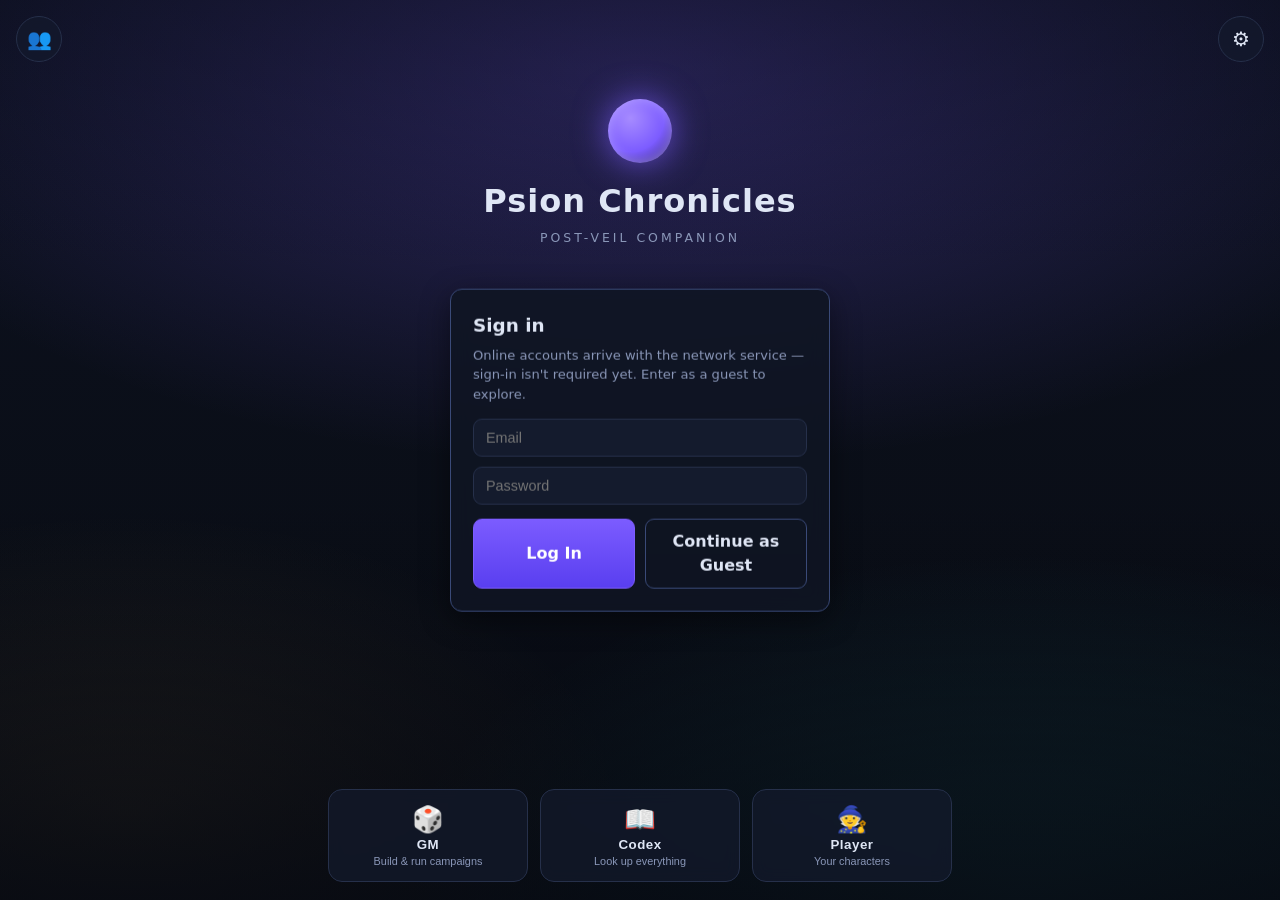
<file: index.html>
<!DOCTYPE html>
<html lang="en">
<head>
  <meta charset="UTF-8" />
  <meta name="viewport" content="width=device-width, initial-scale=1.0" />
  <title>Psion Chronicles — Companion</title>
  <!-- The app lives in /app/. This root page just forwards there so the site's
       base URL (e.g. GitHub Pages) opens straight into the companion. -->
  <meta http-equiv="refresh" content="0; url=./app/" />
  <link rel="canonical" href="./app/" />
</head>
<body>
  <p>Loading Psion Chronicles… if it doesn't open, <a href="./app/">tap here</a>.</p>
</body>
</html>
</file>
<file: app/styles.css>
/* ============================================================
   Psion Chronicles — Post-Veil theme
   ============================================================ */
:root {
  --bg: #0a0e17;
  --bg-2: #0f1523;
  --panel: #141b2d;
  --panel-2: #1a2338;
  --border: #26304a;
  --border-glow: #3a4a78;
  --text: #dfe6f5;
  --text-dim: #8a97b8;
  --text-faint: #5b688c;
  --psi: #7c5cff;         /* psionic violet */
  --psi-bright: #a68bff;
  --cyan: #35e0e0;
  --gold: #f5c15a;
  --hp: #ff5c72;
  --kp: #4aa8ff;
  --good: #45d483;
  --danger: #ff5c72;
  --radius: 12px;
  --shadow: 0 8px 30px rgba(0,0,0,.45);
}

* { box-sizing: border-box; }
html, body { margin: 0; padding: 0; }
body {
  font-family: "Segoe UI", system-ui, -apple-system, sans-serif;
  background:
    radial-gradient(1200px 600px at 80% -10%, rgba(124,92,255,.14), transparent 60%),
    radial-gradient(900px 500px at 0% 110%, rgba(53,224,224,.08), transparent 55%),
    var(--bg);
  color: var(--text);
  min-height: 100vh;
  line-height: 1.5;
}

/* ---- Header ---- */
.app-header {
  display: flex; align-items: center; justify-content: space-between;
  padding: 16px 22px; border-bottom: 1px solid var(--border);
  background: linear-gradient(180deg, rgba(20,27,45,.9), rgba(10,14,23,.6));
  position: sticky; top: 0; z-index: 20; backdrop-filter: blur(8px);
}
.brand { display: flex; align-items: center; gap: 12px; }
.brand .sigil {
  width: 34px; height: 34px; border-radius: 50%;
  background: radial-gradient(circle at 35% 30%, var(--psi-bright), var(--psi) 55%, #2a1d6b 100%);
  box-shadow: 0 0 18px rgba(124,92,255,.7), inset 0 0 8px rgba(255,255,255,.35);
}
.brand h1 { font-size: 1.15rem; margin: 0; letter-spacing: .5px; font-weight: 650; }
.brand small { color: var(--text-dim); font-size: .72rem; letter-spacing: 2px; text-transform: uppercase; display: block; }
.header-actions { display: flex; gap: 10px; }

/* ---- Layout ---- */
.wrap { max-width: 1080px; margin: 0 auto; padding: 24px 20px 80px; }

/* ---- Stepper ---- */
.stepper { display: flex; gap: 6px; flex-wrap: wrap; margin-bottom: 26px; }
.step-pill {
  flex: 1 1 0; min-width: 120px; padding: 10px 12px; border-radius: 10px;
  background: var(--panel); border: 1px solid var(--border); color: var(--text-dim);
  font-size: .82rem; display: flex; align-items: center; gap: 9px; cursor: pointer;
  transition: .18s; user-select: none;
}
.step-pill .num {
  width: 22px; height: 22px; border-radius: 50%; flex: none;
  display: grid; place-items: center; font-size: .74rem; font-weight: 700;
  background: var(--panel-2); border: 1px solid var(--border);
}
.step-pill.active { border-color: var(--psi); color: var(--text); box-shadow: 0 0 0 1px var(--psi), 0 0 18px rgba(124,92,255,.25); }
.step-pill.active .num { background: var(--psi); border-color: var(--psi); color: #fff; }
.step-pill.done .num { background: var(--good); border-color: var(--good); color: #052; }

/* ---- Panels / cards ---- */
.panel {
  background: linear-gradient(180deg, var(--panel), var(--bg-2));
  border: 1px solid var(--border); border-radius: var(--radius);
  padding: 22px; box-shadow: var(--shadow); margin-bottom: 20px;
}
.panel h2 { margin: 0 0 4px; font-size: 1.25rem; }
.panel h2 .sub { color: var(--text-dim); font-weight: 400; font-size: .9rem; }
.panel .hint { color: var(--text-dim); font-size: .9rem; margin: 0 0 18px; }
.section-label { text-transform: uppercase; letter-spacing: 1.5px; font-size: .72rem; color: var(--psi-bright); margin: 18px 0 10px; }

/* ---- Buttons ---- */
.btn {
  font: inherit; border-radius: 9px; padding: 10px 16px; cursor: pointer;
  border: 1px solid var(--border-glow); background: var(--panel-2); color: var(--text);
  transition: .16s; font-weight: 550;
}
.btn:hover { border-color: var(--psi); box-shadow: 0 0 14px rgba(124,92,255,.25); }
.btn:disabled { opacity: .4; cursor: not-allowed; box-shadow: none; }
.btn.primary { background: linear-gradient(180deg, var(--psi), #5a3ff0); border-color: var(--psi); color: #fff; }
.btn.primary:hover { box-shadow: 0 0 20px rgba(124,92,255,.55); }
.btn.ghost { background: transparent; }
.btn.small { padding: 6px 11px; font-size: .82rem; }

/* ---- Inputs ---- */
input[type=text], input[type=number], textarea, select {
  font: inherit; background: var(--bg-2); border: 1px solid var(--border);
  color: var(--text); border-radius: 8px; padding: 9px 11px; width: 100%;
}
input:focus, textarea:focus, select:focus { outline: none; border-color: var(--psi); box-shadow: 0 0 0 2px rgba(124,92,255,.25); }
label.field { display: block; margin-bottom: 14px; }
label.field > span { display: block; font-size: .82rem; color: var(--text-dim); margin-bottom: 5px; }

/* ---- Description (appearance) form — two-column on wide screens, single on mobile ---- */
.desc-grid { display: grid; grid-template-columns: 1fr 1fr; gap: 0 16px; }

/* ---- Attribute grid ---- */
.attr-grid { display: grid; grid-template-columns: repeat(3, 1fr); gap: 12px; }
.attr-card {
  background: var(--panel-2); border: 1px solid var(--border); border-radius: 10px; padding: 12px;
  text-align: center; position: relative;
}
.attr-card.body { border-top: 2px solid var(--hp); }
.attr-card.mind { border-top: 2px solid var(--kp); }
.attr-card .code { font-weight: 700; letter-spacing: 1px; }
.attr-card .name { font-size: .72rem; color: var(--text-dim); }
.attr-card .score { font-size: 1.9rem; font-weight: 700; margin: 4px 0 0; }
.attr-card .modpill {
  display: inline-block; margin-top: 4px; padding: 2px 10px; border-radius: 20px;
  background: var(--bg); border: 1px solid var(--border); font-size: .8rem; color: var(--psi-bright); font-weight: 650;
}
.attr-card .boost { color: var(--good); font-size: .72rem; height: 1em; }
.attr-card select { margin-top: 8px; }

/* ---- Dice pool ---- */
.dice-pool { display: flex; flex-wrap: wrap; gap: 8px; align-items: center; margin: 10px 0 4px; }
.die {
  width: 40px; height: 40px; border-radius: 8px; display: grid; place-items: center;
  font-weight: 700; background: var(--panel-2); border: 1px solid var(--border);
}
.die.dropped { opacity: .3; text-decoration: line-through; }
.die.value { background: linear-gradient(180deg,#233, #122); border-color: var(--cyan); color: var(--cyan); }
.arrow { color: var(--text-dim); }

/* ---- Pools bars ---- */
.pools { display: grid; grid-template-columns: 1fr 1fr; gap: 14px; }
.poolbox { background: var(--panel-2); border: 1px solid var(--border); border-radius: 10px; padding: 14px; }
.poolbox .plabel { display: flex; justify-content: space-between; font-size: .82rem; color: var(--text-dim); }
.poolbox .pval { font-size: 1.7rem; font-weight: 700; }
.poolbox.hp .pval { color: var(--hp); }
.poolbox.kp .pval { color: var(--kp); }

/* ---- Chakra hit pips (used on the Chakras tab) ---- */
.pips { display: flex; gap: 5px; justify-content: center; margin-top: 8px; }
.pip { width: 15px; height: 15px; border-radius: 50%; border: 1px solid var(--border-glow); background: transparent; cursor: pointer; }
.pip.filled { background: var(--psi); box-shadow: 0 0 8px rgba(124,92,255,.6); border-color: var(--psi); }
.pip:hover { border-color: var(--psi-bright); }

/* ---- Chips / selectable lists ---- */
.chips { display: flex; flex-wrap: wrap; gap: 8px; }
.chip {
  padding: 7px 12px; border-radius: 20px; border: 1px solid var(--border);
  background: var(--panel-2); cursor: pointer; font-size: .85rem; transition: .14s; user-select: none;
}
.chip:hover { border-color: var(--psi); }
.chip.selected { background: rgba(124,92,255,.18); border-color: var(--psi); color: var(--psi-bright); }
.chip.locked { opacity: .55; cursor: default; border-style: dashed; }
.chip.locked:hover { border-color: var(--border); }
.chip .tag { font-size: .68rem; color: var(--text-dim); margin-left: 5px; }

/* ---- Background cards ---- */
.bg-grid { display: grid; grid-template-columns: repeat(auto-fill, minmax(230px,1fr)); gap: 12px; }
.bg-card {
  background: var(--panel-2); border: 1px solid var(--border); border-radius: 11px; padding: 14px; cursor: pointer; transition: .16s;
}
.bg-card:hover { border-color: var(--border-glow); transform: translateY(-2px); }
.bg-card.selected { border-color: var(--psi); box-shadow: 0 0 0 1px var(--psi), 0 0 22px rgba(124,92,255,.22); }
.bg-card h3 { margin: 0 0 6px; font-size: 1.02rem; }
.bg-card .blurb { font-size: .82rem; color: var(--text-dim); min-height: 3.4em; }
.bg-card .meta { font-size: .74rem; color: var(--text-faint); margin-top: 8px; display: flex; flex-wrap: wrap; gap: 6px; }
.bg-card .badge { background: var(--bg); border: 1px solid var(--border); border-radius: 6px; padding: 2px 7px; }
.bg-card .badge.psi { color: var(--psi-bright); border-color: var(--border-glow); }
.bg-card .badge.gold { color: var(--gold); border-color: var(--gold); }
.bg-equip { font-size: .72rem; color: var(--text-faint); margin-top: 8px; line-height: 1.45; }
.bg-prof { font-size: .74rem; color: var(--text-dim); margin-top: 8px; padding-top: 8px; border-top: 1px solid var(--border); display: flex; flex-direction: column; gap: 3px; }
.bg-prof .tag { font-size: .66rem; color: var(--text-faint); }
.bg-prof .bg-flaw { color: var(--danger); }
.bg-equip b { color: var(--text-dim); font-weight: 600; }
.eq-choice-label { font-size: .78rem; color: var(--text-dim); margin: 12px 0 6px; letter-spacing: .5px; }

/* ---- Technique cards ---- */
.tech-card {
  background: var(--panel-2); border: 1px solid var(--border); border-radius: 10px; padding: 12px 14px; cursor: pointer; transition: .14s;
}
.tech-card:hover { border-color: var(--border-glow); }
.tech-card.selected { border-color: var(--psi); box-shadow: 0 0 0 1px var(--psi); }
.tech-card.free { border-color: var(--gold); cursor: default; }
.tech-card .thead { display: flex; justify-content: space-between; align-items: baseline; gap: 8px; }
.tech-card .tname { font-weight: 650; }
.tech-card .cost { color: var(--kp); font-weight: 700; font-size: .85rem; white-space: nowrap; }
.tech-card .tmeta { font-size: .72rem; color: var(--text-dim); }
.tech-card .tdesc { font-size: .82rem; color: var(--text-dim); margin: 6px 0 0; }
.tech-card .teff { font-size: .82rem; margin-top: 4px; }
.tech-card .freeflag { color: var(--gold); font-size: .7rem; text-transform: uppercase; letter-spacing: 1px; }

/* ---- Kinetic tab picker (creator Techniques step + level-up) ---- */
.kin-picker { margin: 10px 0 4px; }
.kin-tabbar {
  display: flex; flex-wrap: wrap; gap: 6px; margin-bottom: 12px;
  padding-bottom: 10px; border-bottom: 1px solid var(--border);
}
.kin-tab {
  display: flex; flex-direction: column; align-items: flex-start; gap: 1px;
  padding: 6px 11px; border-radius: 9px; cursor: pointer; transition: .14s;
  background: var(--panel-2); border: 1px solid var(--border); color: var(--text-dim);
  font: inherit; text-align: left; line-height: 1.15;
}
.kin-tab:hover { border-color: var(--border-glow); color: var(--text); }
.kin-tab.active { background: linear-gradient(180deg, rgba(124,92,255,.22), var(--panel-2)); border-color: var(--psi); color: #fff; box-shadow: 0 0 0 1px var(--psi), 0 0 14px rgba(124,92,255,.22); }
.kin-tab.prof { border-color: var(--gold); }
.kin-tab.prof.active { box-shadow: 0 0 0 1px var(--gold), 0 0 14px rgba(245,193,90,.25); }
.kin-tab.pursued { border-color: var(--border-glow); }
.kin-tab-top { display: flex; align-items: center; gap: 5px; }
.kin-tab-name { font-weight: 650; font-size: .86rem; }
.kin-tab-mark { color: var(--gold); font-size: .78rem; }
.kin-tab.pursued .kin-tab-mark { color: var(--psi-bright); }
.kin-tab-sub { font-size: .68rem; color: var(--text-dim); letter-spacing: .5px; }
.kin-tab.active .kin-tab-sub { color: var(--psi-bright); }
.kin-tab-sub b { color: var(--psi-bright); }
.kin-tab-content { display: flex; flex-direction: column; gap: 8px; }
.kin-pane-head { font-size: .82rem; color: var(--psi-bright); margin-bottom: 2px; }
.kin-pane-head .muted { color: var(--text-dim); }
.kin-lock { margin-top: 4px; }

/* Kinetic proficiency / expertise */
.kin-prof-row { display: flex; align-items: center; gap: 10px; flex-wrap: wrap; padding: 7px 0; border-bottom: 1px dashed var(--border); }
.kin-prof-name { font-weight: 650; min-width: 120px; }
.kin-prof-name .tag { font-size: .66rem; color: var(--gold); margin-left: 5px; }
.kin-prof-note { color: var(--text-dim); font-size: .8rem; margin-left: auto; }
.kin-prof-badge { font-size: .74rem; font-weight: 700; padding: 2px 8px; border-radius: 6px; border: 1px solid var(--border); }
.kin-prof-badge.pro { color: var(--gold); border-color: var(--gold); }
.kin-prof-badge.exp { color: var(--cyan); border-color: var(--cyan); box-shadow: 0 0 8px rgba(53,224,224,.25); }
.kin-prof-badge.none { color: var(--text-dim); }

/* ---- Review sheet ---- */
.sheet-grid { display: grid; grid-template-columns: 1fr 1fr; gap: 16px; }
.stat-line { display: flex; justify-content: space-between; padding: 5px 0; border-bottom: 1px dashed var(--border); font-size: .9rem; }
.stat-line span:last-child { font-weight: 650; color: var(--text); }
.pill-list { display: flex; flex-wrap: wrap; gap: 6px; }
.pill { background: var(--bg); border: 1px solid var(--border); border-radius: 6px; padding: 3px 9px; font-size: .8rem; }
.pill.psi { color: var(--psi-bright); border-color: var(--border-glow); }
.pill.prof { color: var(--gold); }

/* ---- Counter ---- */
.counter { color: var(--text-dim); font-size: .85rem; }
.counter b { color: var(--psi-bright); }

/* ---- Nav ---- */
.nav-row { display: flex; justify-content: space-between; margin-top: 8px; }

/* ---- Roster (saved characters) ---- */
.roster { display: grid; grid-template-columns: repeat(auto-fill, minmax(240px,1fr)); gap: 12px; }
.roster-card { background: var(--panel-2); border: 1px solid var(--border); border-radius: 11px; padding: 15px; }
.roster-card h3 { margin: 0 0 3px; }
.roster-card .rmeta { font-size: .8rem; color: var(--text-dim); }
.roster-card .rstats { display: flex; gap: 12px; margin: 10px 0; }
.roster-card .rstats b { display: block; font-size: 1.15rem; }
.roster-card .hpn { color: var(--hp); } .roster-card .kpn { color: var(--kp); }
.empty { color: var(--text-dim); text-align: center; padding: 30px; }

/* roll result popup */
.roll-popup {
  position: fixed; top: 112px; left: 50%; transform: translateX(-50%) translateY(-14px) scale(.96);
  z-index: 60; min-width: 240px; max-width: min(92vw, 460px); text-align: center; cursor: pointer;
  background: linear-gradient(180deg, var(--panel-2), var(--bg-2));
  border: 1px solid var(--psi); border-radius: 14px; padding: 16px 22px;
  box-shadow: 0 10px 40px rgba(0,0,0,.55), 0 0 26px rgba(124,92,255,.4);
  opacity: 0; pointer-events: none; transition: opacity .2s, transform .2s;
}
.roll-popup.show { opacity: 1; pointer-events: auto; transform: translateX(-50%) translateY(0) scale(1); }
.rp-total { font-size: 3rem; font-weight: 800; line-height: 1; color: var(--psi-bright); text-shadow: 0 0 18px rgba(124,92,255,.6); }
.rp-text { font-size: .9rem; color: var(--text); margin-top: 8px; }
.rp-hint { font-size: .66rem; color: var(--text-faint); margin-top: 8px; text-transform: uppercase; letter-spacing: 1px; }

.toast {
  position: fixed; bottom: 22px; left: 50%; transform: translateX(-50%);
  background: var(--panel-2); border: 1px solid var(--psi); color: var(--text);
  padding: 12px 20px; border-radius: 10px; box-shadow: var(--shadow); z-index: 50;
  opacity: 0; transition: opacity .25s, transform .25s; pointer-events: none;
}
.toast.show { opacity: 1; transform: translateX(-50%) translateY(-4px); }

/* ============================================================
   Live Play Sheet
   ============================================================ */
.play-head {
  display: flex; align-items: center; gap: 14px; margin-bottom: 18px;
  background: linear-gradient(180deg, var(--panel), var(--bg-2));
  border: 1px solid var(--border); border-radius: var(--radius); padding: 14px 18px; box-shadow: var(--shadow);
}
.play-head > div:nth-child(2) { flex: 1; }
.play-head .phead-title { flex: 1; }

.muted { color: var(--text-dim); font-size: .88rem; }

/* play tabs */
.play-tabs { display: flex; flex-wrap: wrap; gap: 5px; margin-bottom: 16px; }
.play-tab {
  font: inherit; font-weight: 600; cursor: pointer; padding: 9px 16px; border-radius: 10px 10px 0 0;
  background: var(--panel); border: 1px solid var(--border); border-bottom: none; color: var(--text-dim); transition: .15s;
}
.play-tab:hover { color: var(--text); }
.play-tab.active { background: linear-gradient(180deg, rgba(124,92,255,.22), var(--panel)); color: #fff; border-color: var(--psi); box-shadow: 0 -2px 14px rgba(124,92,255,.25); }

/* combat tab */
.combat-vitals { display: grid; grid-template-columns: repeat(5, 1fr); gap: 10px; }
.mini-stat { background: var(--panel-2); border: 1px solid var(--border); border-radius: 10px; padding: 10px; text-align: center; }
.mini-stat.hp { border-top: 2px solid var(--hp); }
.mini-stat.kp { border-top: 2px solid var(--kp); }
.mini-val { font-size: 1.35rem; font-weight: 700; }
.mini-stat.hp .mini-val { color: var(--hp); }
.mini-stat.kp .mini-val { color: var(--kp); }
.mini-label { font-size: .68rem; text-transform: uppercase; letter-spacing: 1px; color: var(--text-dim); }
.combat-quick { display: flex; gap: 8px; margin-top: 12px; }
.econ-row { display: flex; flex-wrap: wrap; gap: 8px; }
.econ-chip {
  flex: 1 1 0; min-width: 84px; text-align: center; cursor: pointer; user-select: none;
  padding: 9px 10px; border-radius: 9px; font-size: .84rem; font-weight: 600; transition: .14s;
  background: rgba(69,212,131,.14); border: 1px solid var(--good); color: var(--good);
}
.econ-chip:hover { box-shadow: 0 0 12px rgba(69,212,131,.3); }
.econ-chip.used {
  background: var(--panel-2); border-color: var(--border); color: var(--text-faint); text-decoration: line-through;
}
.econ-chip.used:hover { box-shadow: none; }
.combat-grid { display: grid; grid-template-columns: repeat(auto-fill, minmax(240px, 1fr)); gap: 10px; }

/* 🩸 Conditions / status-effects tracker */
.cond-head { display: flex; align-items: center; justify-content: space-between; gap: 10px; }
.cond-head .section-label { margin: 0; }
.cond-chips { display: flex; flex-wrap: wrap; gap: 8px; margin-top: 4px; }
.cond-chip {
  display: inline-flex; align-items: center; gap: 6px; padding: 5px 6px 5px 10px;
  border-radius: 9px; font-size: .82rem; font-weight: 600; user-select: none;
  border: 1px solid var(--border); background: var(--panel-2);
}
.cond-chip .cond-label { white-space: nowrap; }
.cond-chip .cond-turns { display: inline-flex; align-items: center; gap: 2px; }
.cond-chip .cond-count { min-width: 22px; text-align: center; font-size: .74rem; opacity: .85; }
.cond-step, .cond-x {
  border: 1px solid var(--border); background: var(--panel); color: var(--text-dim);
  border-radius: 6px; width: 20px; height: 20px; line-height: 1; font-size: .82rem;
  cursor: pointer; padding: 0; display: inline-flex; align-items: center; justify-content: center;
}
.cond-step:hover, .cond-x:hover { color: var(--text); border-color: var(--psi); }
.cond-x:hover { color: var(--danger); border-color: var(--danger); }
.cond-chip.readonly { padding-right: 10px; }
/* applied-poison (coated weapon) reminder banner on the Combat tab */
.coat-banner { border-color: var(--danger); box-shadow: 0 0 0 1px rgba(255,92,114,.25); }
.coat-row { display: flex; align-items: center; justify-content: space-between; gap: 10px; flex-wrap: wrap; }
.coat-row .coat-msg { font-size: .86rem; }
/* severity coloring — a left accent + tinted border so the chip reads at a glance */
.cond-chip.sev-bad     { border-color: var(--danger); box-shadow: inset 3px 0 0 var(--danger); }
.cond-chip.sev-warn    { border-color: var(--gold);   box-shadow: inset 3px 0 0 var(--gold); }
.cond-chip.sev-good    { border-color: var(--good);   box-shadow: inset 3px 0 0 var(--good); }
.cond-chip.sev-neutral { border-color: var(--cyan);   box-shadow: inset 3px 0 0 var(--cyan); }
/* catalog picker (＋ Condition) */
.cond-picker { display: grid; grid-template-columns: repeat(auto-fill, minmax(140px, 1fr)); gap: 8px; margin-top: 10px; }
.cond-opt {
  text-align: left; cursor: pointer; padding: 8px 10px; border-radius: 9px; font-size: .82rem;
  font-weight: 600; border: 1px solid var(--border); background: var(--panel-2); color: var(--text);
  transition: .14s;
}
.cond-opt:hover { border-color: var(--psi); box-shadow: 0 0 10px rgba(124,92,255,.2); }
.cond-opt.sev-bad     { border-left: 3px solid var(--danger); }
.cond-opt.sev-warn    { border-left: 3px solid var(--gold); }
.cond-opt.sev-good    { border-left: 3px solid var(--good); }
.cond-opt.sev-neutral { border-left: 3px solid var(--cyan); }
.cond-opt.active { background: rgba(124,92,255,.18); border-color: var(--psi); color: var(--psi-bright); }
/* ✨ Fusion Kinetics — a distinct "discovered secret" look (violet→gold) */
.fusion-tech { border-color: rgba(232, 121, 250, .5); background: linear-gradient(180deg, rgba(232, 121, 250, .08), var(--panel-2)); }
.fusion-flag { font-size: .62rem; font-weight: 800; letter-spacing: .04em; color: #f0abfc; background: rgba(232, 121, 250, .16);
  border: 1px solid rgba(232, 121, 250, .4); border-radius: 8px; padding: 1px 6px; vertical-align: middle; }
.fusion-meta { color: #f0abfc; font-weight: 700; }
.fusion-panel { border-color: rgba(232, 121, 250, .35); }
.fusion-panel .section-label { color: #f0abfc; }
/* Chakra penalty note on a technique card (a damaged governing chakra makes it less effective). */
.fusion-penalty { color: var(--danger); font-weight: 600; }
.fusion-head { display: flex; flex-wrap: wrap; align-items: baseline; gap: 6px 12px; margin: 16px 0 2px;
  padding-bottom: 6px; border-bottom: 1px solid rgba(232, 121, 250, .25); }
.fusion-name { font-weight: 800; font-size: 1.02rem; color: #f5d0fe; }
.fusion-parents { font-size: .82rem; color: var(--cyan); }
.fusion-role { font-size: .78rem; color: var(--text-dim); margin-left: auto; }
.fusion-domain { font-size: .82rem; color: var(--text-dim); font-style: italic; margin: 2px 0 10px; }
.combat-actions { display: flex; flex-wrap: wrap; gap: 6px; margin-top: 8px; align-items: center; }
/* Opportunity-attack source label sits before its Attack/Damage buttons */
.oa-src { font-size: .8rem; font-weight: 600; color: var(--text-dim); margin-right: 2px; min-width: 92px; }

/* Pool numbers (Body/Mind/Soul) — colored current/max, side by side, tap to adjust (pen-and-paper feel) */
.pool-row { display: grid; grid-template-columns: repeat(3, 1fr); gap: 10px; }
.pool-stat {
  background: var(--panel-2); border: 1px solid var(--border); border-radius: 12px;
  padding: 12px 8px; text-align: center; cursor: pointer; transition: .15s; user-select: none;
}
.pool-stat:hover { border-color: var(--border-glow); }
.pool-stat.open { border-color: var(--psi); box-shadow: 0 0 0 2px rgba(124,92,255,.22); }
.pool-label { font-size: .7rem; letter-spacing: 1.2px; text-transform: uppercase; color: var(--text-dim); margin-bottom: 4px; }
.pool-val { font-size: 1.85rem; font-weight: 800; line-height: 1.1; font-variant-numeric: tabular-nums; }
.pool-slash { opacity: .45; font-weight: 600; margin: 0 3px; }
.pool-stat.hp .pool-val { color: var(--hp); }
.pool-stat.kp .pool-val { color: var(--kp); }
.pool-stat.soul .pool-val { color: var(--cyan); }
.pool-hint { text-align: center; color: var(--text-dim); font-size: .78rem; margin-top: 8px; }
.pool-editor { margin-top: 12px; }
.soul-xp { color: var(--text-dim); font-size: .86rem; margin: 2px 0 10px; }
.soul-xp b { color: var(--cyan); }
.soul-lvlrow { margin: 4px 0 4px; display: flex; align-items: center; gap: 10px; flex-wrap: wrap; }
.soul-lvlrow .lu-note { color: var(--gold); font-size: .84rem; }

/* XP-to-next-level progress bar (Soul Pool editor + Level Up screen) */
.xp-wrap { margin: 4px 0 10px; }
.xp-head { display: flex; justify-content: space-between; align-items: baseline; margin-bottom: 5px; font-size: .84rem; color: var(--text-dim); }
.xp-head .xp-num { font-variant-numeric: tabular-nums; color: var(--text); font-weight: 650; }
.xp-sub { margin-top: 5px; font-size: .8rem; color: var(--text-dim); }
.xp-sub b { color: var(--cyan); }
.xp-ready { color: var(--gold); }
.xp-ready-btn { box-shadow: 0 0 0 1px var(--gold), 0 0 14px rgba(245,193,90,.35); animation: xp-pulse 1.6s ease-in-out infinite; }
@keyframes xp-pulse { 0%,100% { box-shadow: 0 0 0 1px var(--gold), 0 0 8px rgba(245,193,90,.25); } 50% { box-shadow: 0 0 0 1px var(--gold), 0 0 18px rgba(245,193,90,.5); } }

/* Bars still used by the Limbs and Carry-Weight panels */
.poolbar-head { display: flex; justify-content: space-between; align-items: baseline; margin-bottom: 6px; }
.poolbar-head span:first-child { font-weight: 650; letter-spacing: .5px; }
.poolbar-num { font-size: 1.15rem; font-weight: 700; }
.bar-track { height: 14px; background: var(--bg); border: 1px solid var(--border); border-radius: 10px; overflow: hidden; }
.bar-fill { height: 100%; border-radius: 10px; transition: width .25s; }
.adjust-row { display: flex; flex-wrap: wrap; gap: 6px; margin-top: 9px; align-items: center; }
.adjust-input { width: 70px !important; padding: 5px 8px !important; }

.rest-row { display: flex; flex-wrap: wrap; gap: 8px; align-items: center; margin-top: 14px; padding-top: 14px; border-top: 1px dashed var(--border); }
.rest-note { color: var(--text-faint); font-size: .74rem; }

/* Combat tiles */
.tile-row { display: grid; grid-template-columns: repeat(4, 1fr); gap: 10px; }
.tile { background: var(--panel-2); border: 1px solid var(--border); border-radius: 10px; padding: 12px; text-align: center; }
.tile-val { font-size: 1.5rem; font-weight: 700; color: var(--text); }
.tile-label { font-size: .72rem; color: var(--text-dim); text-transform: uppercase; letter-spacing: 1px; }
.tile.clickable { cursor: pointer; transition: .15s; }
.tile.clickable:hover { border-color: var(--psi); box-shadow: 0 0 14px rgba(124,92,255,.25); }

/* live attribute status */
.attr-status { font-size: .66rem; margin-top: 4px; text-transform: uppercase; letter-spacing: 1px; }
.attr-status.warn { color: var(--gold); }
.attr-status.locked { color: var(--danger); font-weight: 700; }
.buffup { color: var(--good); font-size: .9rem; vertical-align: super; margin-left: 2px; }

/* skills */
.skill-attr-label { color: var(--text-dim); font-size: .78rem; margin: 14px 0 6px; letter-spacing: .5px; }
.skill-list { display: grid; grid-template-columns: repeat(3, 1fr); gap: 6px; }
.skill-row {
  display: flex; justify-content: space-between; align-items: center; gap: 8px;
  font: inherit; text-align: left; cursor: pointer; transition: .13s;
  background: var(--panel-2); border: 1px solid var(--border); border-radius: 8px; padding: 8px 10px; color: var(--text); font-size: .84rem;
}
.skill-row:hover:not(:disabled) { border-color: var(--psi); }
.skill-row.prof { border-left: 3px solid var(--gold); }
.skill-row.locked { opacity: .4; cursor: not-allowed; }
.skill-row .skmod { font-weight: 700; color: var(--psi-bright); }

/* limbs */
.limb-effect { color: var(--danger); font-size: .82rem; margin: 8px 0 2px; }

/* Limbs tab — Fallout-style body figure with each limb's HP written over it */
.limb-figure-wrap { display: flex; justify-content: center; margin: 6px 0 4px; }
.limb-figure { width: 100%; max-width: 280px; height: auto; }
.limb-figure .limb { cursor: pointer; }
.limb-figure .limb ellipse, .limb-figure .limb rect {
  fill: currentColor; fill-opacity: .12; stroke: currentColor; stroke-opacity: .85; stroke-width: 2; transition: .15s;
}
.limb-figure .limb.ok   { color: var(--gold); }
.limb-figure .limb.hurt { color: #e8a23d; }
.limb-figure .limb.ko   { color: var(--danger); }
.limb-figure .limb:hover ellipse, .limb-figure .limb:hover rect { fill-opacity: .2; }
.limb-figure .limb.sel ellipse, .limb-figure .limb.sel rect { stroke: var(--psi); stroke-opacity: 1; stroke-width: 3; fill-opacity: .22; }
.limb-figure .limb-num { fill: currentColor; font-weight: 800; font-variant-numeric: tabular-nums; }
/* Selected-limb editor */
.limb-editor { margin-top: 12px; }
.limb-ed-head { font-size: 1rem; margin-bottom: 6px; }
.limb-ed-num { color: var(--gold); font-weight: 800; margin-left: 6px; font-variant-numeric: tabular-nums; }
.limb-crippled-tag { color: var(--danger); font-weight: 800; font-size: .78rem; margin-left: 6px; }

/* Chakras tab — seated body figure with a colored chakra disc over each spinal point */
.chakra-figure-wrap { display: flex; justify-content: center; margin: 6px 0 10px; }
.chakra-figure { width: 100%; max-width: 260px; height: auto; }
.chakra-figure .ch-body { fill: #2b3140; stroke: #3c4457; stroke-width: 1.5; }
.chakra-figure .chakra { cursor: pointer; --cc: var(--psi); }
.chakra-figure .ch-halo { fill: var(--cc); opacity: .28; filter: blur(1px); transition: .15s; }
.chakra-figure .ch-disc { fill: var(--cc); transition: .15s; }
.chakra-figure .ch-core { fill: #fff; opacity: .85; }
.chakra-figure .chakra:hover .ch-halo { opacity: .5; }
.chakra-figure .chakra.hurt .ch-disc { opacity: .5; }
.chakra-figure .chakra.hurt .ch-halo { opacity: .14; }
.chakra-figure .chakra.locked .ch-disc { fill: #55606f; }
.chakra-figure .chakra.locked .ch-halo { opacity: 0; }
.chakra-figure .chakra.locked .ch-core { opacity: 0; }
.chakra-figure .ch-x { fill: var(--danger); font-weight: 800; font-size: 15px; }
.chakra-figure .chakra.sel .ch-halo { opacity: .55; }
.chakra-figure .chakra.sel .ch-disc { stroke: #fff; stroke-width: 2.5; }
/* Heart chakra — awakened Otherkin node, gently pulsing to mark it special */
.chakra-figure .chakra.heart .ch-disc { stroke: #fff; stroke-opacity: .55; stroke-width: 1.5; }
.chakra-figure .chakra.heart .ch-halo { animation: heartPulse 2.6s ease-in-out infinite; }
@keyframes heartPulse { 0%, 100% { opacity: .28; } 50% { opacity: .62; } }

/* Chakras tab — labeled control rows (one per chakra, in its own color) */
.chakra-legend { display: flex; flex-direction: column; gap: 8px; margin-top: 4px; }
.chakra-leg {
  --cc: var(--psi);
  display: flex; align-items: center; justify-content: space-between; gap: 10px;
  background: var(--panel-2); border: 1px solid var(--border); border-left: 4px solid var(--cc);
  border-radius: 10px; padding: 9px 12px; transition: .13s;
}
.chakra-leg.hurt { opacity: .82; }
.chakra-leg.locked { border-color: var(--danger); border-left-color: var(--danger); }
.chakra-leg.sel { box-shadow: 0 0 0 1px var(--cc); border-color: var(--cc); }
.chakra-leg-info { display: flex; align-items: center; gap: 9px; flex-wrap: wrap; cursor: pointer; flex: 1; }
.chakra-swatch { width: 15px; height: 15px; border-radius: 50%; background: var(--cc); box-shadow: 0 0 8px var(--cc); flex: 0 0 auto; }
.chakra-nm { font-weight: 700; }
.chakra-at { font-size: .74rem; color: var(--text-dim); }
.chakra-eff { font-size: .74rem; color: var(--text-dim); margin-left: auto; }
.chakra-leg.hurt .chakra-eff { color: var(--gold); }
.chakra-leg.locked .chakra-eff { color: var(--danger); font-weight: 700; }
.chakra-leg .pips { margin-top: 0; flex: 0 0 auto; }
.chakra-leg .pip.filled { background: var(--cc); border-color: var(--cc); box-shadow: 0 0 8px var(--cc); }
/* Heart chakra row + reveal note */
.chakra-leg.heart { border-color: var(--cc); background: rgba(70, 196, 110, .07); }
.chakra-leg.heart .chakra-eff { color: var(--cc); font-weight: 700; }
.chakra-heart-badge { color: var(--cc); font-size: 1.15rem; font-weight: 800; flex: 0 0 auto; }
.chakra-heart-note {
  margin-top: 12px; font-size: .85rem; color: var(--text-dim); line-height: 1.55;
  background: rgba(70, 196, 110, .08); border: 1px solid rgba(70, 196, 110, .32); border-radius: 10px; padding: 11px 13px;
}
.chakra-heart-note .heart-hl { color: #46c46e; }

/* Otherkin — the awakened Soul Creature tab (Soul Level 15+) */
.play-tab.otherkin { color: #6fdc93; border-color: rgba(70, 196, 110, .4); }
.play-tab.otherkin:hover { color: #8fe8ab; }
.play-tab.otherkin.active {
  background: linear-gradient(180deg, rgba(70, 196, 110, .22), var(--panel));
  color: #fff; border-color: #46c46e; box-shadow: 0 -2px 14px rgba(70, 196, 110, .3);
}
.otherkin-panel { border-color: rgba(70, 196, 110, .32); }
.otherkin-note {
  margin-top: 12px; font-size: .85rem; color: var(--text-dim); line-height: 1.55;
  background: rgba(70, 196, 110, .08); border: 1px solid rgba(70, 196, 110, .32); border-radius: 10px; padding: 11px 13px;
}
.otherkin-note .ok-hl, .otherkin-panel .ok-hl { color: #46c46e; }
.otherkin-glyph { text-align: center; padding: 30px 16px 20px; }
.ok-heart {
  font-size: 3.4rem; line-height: 1; color: var(--cc, #46c46e);
  text-shadow: 0 0 22px rgba(70, 196, 110, .55); animation: ok-pulse 2.8s ease-in-out infinite;
}
@keyframes ok-pulse { 0%, 100% { opacity: .7; transform: scale(1); } 50% { opacity: 1; transform: scale(1.08); } }
.ok-theme { margin-top: 10px; color: #8fe8ab; font-style: italic; font-size: .95rem; }
.ok-soon { margin-top: 4px; color: var(--text-faint); font-size: .78rem; letter-spacing: .04em; text-transform: uppercase; }

/* Otherkin — picker + sheet */
.otherkin-choice, .otherkin-sig { border-color: rgba(70, 196, 110, .32); }
.ok-choice-head { display: flex; align-items: baseline; justify-content: space-between; gap: 10px; flex-wrap: wrap; }
.ok-name { font-size: 1.15rem; font-weight: 800; color: #8fe8ab; }
.ok-kin { color: #46c46e; font-weight: 700; font-size: .9rem; }
.ok-theme-line { margin: 6px 0 10px; color: var(--text-dim); font-style: italic; font-size: .9rem; line-height: 1.5; }
.ok-grants { display: flex; flex-wrap: wrap; gap: 6px; margin-bottom: 12px; }
.ok-pill { font-size: .76rem; padding: 3px 9px; border-radius: 999px; border: 1px solid var(--border); background: var(--bg); color: var(--text-dim); }
.ok-pill.boost { color: #8fe8ab; border-color: rgba(70, 196, 110, .5); background: rgba(70, 196, 110, .1); font-weight: 650; }
/* Level Up reveal — Otherkin breakdown cards */
.ok-awaken { border-color: rgba(70, 196, 110, .5); background: rgba(70, 196, 110, .1); }
.ok-lu-sub { margin-top: 11px; font-size: .82rem; font-weight: 700; color: #8fe8ab; }
.ok-lu-tag { font-weight: 400; color: var(--text-dim); font-size: .74rem; }
.ok-lu-line { margin-top: 3px; font-size: .84rem; color: var(--text-dim); line-height: 1.45; }
.ok-lu-techs { margin-top: 5px; display: flex; flex-direction: column; gap: 3px; }
.ok-lu-tech { font-size: .8rem; color: var(--text); line-height: 1.4; }
.ok-lu-tech b { color: var(--gold); }
.ok-lu-eff { color: var(--text-dim); }
.ok-pill b { color: var(--text); }
.ok-identity { display: flex; align-items: center; gap: 14px; margin: 6px 0 12px; }
.ok-identity .ok-heart { font-size: 2.4rem; flex: 0 0 auto; }
.ok-id-txt .ok-name { font-size: 1.25rem; }
.ok-heart-status { font-size: .84rem; padding: 8px 11px; border-radius: 9px; background: rgba(70, 196, 110, .1); border: 1px solid rgba(70, 196, 110, .3); color: #8fe8ab; }
.ok-heart-status.hurt { background: rgba(245, 193, 90, .1); border-color: rgba(245, 193, 90, .35); color: var(--gold); }
.ok-heart-status.locked { background: rgba(255, 92, 114, .1); border-color: rgba(255, 92, 114, .4); color: var(--danger); font-weight: 650; }
/* signature card */
.ok-sig-current { margin: 4px 0 10px; padding: 10px 12px; border-radius: 9px; background: rgba(245, 193, 90, .08); border: 1px solid rgba(245, 193, 90, .28); }
.ok-sig-tier { color: var(--gold); font-weight: 800; font-size: .82rem; letter-spacing: .03em; text-transform: uppercase; }
.ok-sig-eff { margin-top: 4px; color: var(--text); font-size: .9rem; line-height: 1.5; }
.ok-sig-uses { display: flex; align-items: center; gap: 12px; margin: 8px 0; }
.ok-sig-usenum { font-weight: 700; color: var(--gold); font-size: .9rem; }
.ok-sig-uses .pips { margin-top: 0; }
.pip.lg { width: 18px; height: 18px; }
.pip.lg.filled { background: var(--gold); border-color: var(--gold); box-shadow: 0 0 8px rgba(245, 193, 90, .55); }
.ok-sig-btnrow { display: flex; align-items: center; gap: 12px; flex-wrap: wrap; margin-bottom: 12px; }
.ok-sig-rest { font-size: .8rem; color: var(--text-dim); }
.ok-sig-rest b { color: #8fe8ab; }
.ok-sig-ladder { display: flex; flex-direction: column; gap: 4px; border-top: 1px dashed var(--border); padding-top: 10px; }
.ok-sig-step { display: grid; grid-template-columns: 42px 92px 1fr; gap: 8px; align-items: baseline; font-size: .8rem; color: var(--text-faint); opacity: .6; }
.ok-sig-step.on { opacity: 1; color: var(--text-dim); }
.ok-sig-step.cur { color: var(--text); }
.ok-sig-step .ok-sig-lvl { color: var(--text-faint); font-weight: 700; }
.ok-sig-step.on .ok-sig-lvl { color: #46c46e; }
.ok-sig-step .ok-sig-t { color: var(--gold); font-weight: 600; }
.tech-card.otherkin-locked { opacity: .55; border-style: dashed; }
.tech-card.otherkin-locked .tname { color: var(--text-dim); }
/* transformation (Lycan Shift) live banner */
.ok-shift-banner { margin: 8px 0; padding: 9px 12px; border-radius: 9px; font-weight: 650; font-size: .86rem;
  color: #ffd27a; background: rgba(245, 193, 90, .12); border: 1px solid rgba(245, 193, 90, .45); box-shadow: 0 0 14px rgba(245,193,90,.18); }
.ok-shift-banner.suppressed { color: var(--danger); background: rgba(255, 92, 114, .1); border-color: rgba(255, 92, 114, .4); box-shadow: none; }

/* inventory */
.carry-box { margin-bottom: 14px; }
.carry-box.over .poolbar-num { color: var(--danger); }
.bar-fill.carry { background: linear-gradient(90deg, #4a5578, var(--psi)); }
.carry-box.over .bar-fill.carry { background: linear-gradient(90deg, #b23046, var(--danger)); }
.inv-form { display: flex; flex-wrap: wrap; gap: 8px; align-items: center; margin-bottom: 14px; }
.inv-form .inv-name { flex: 1 1 160px; }
.inv-form .inv-cat { flex: 0 0 120px; }
.inv-form .inv-wt, .inv-form .inv-qty { flex: 0 0 70px; }
/* catalog browse/search */
.catalog-head { display: flex; align-items: center; gap: 12px; margin-bottom: 10px; }
.catalog-results { display: flex; flex-direction: column; gap: 5px; max-height: 320px; overflow-y: auto; margin-bottom: 8px; padding-right: 4px; }
.catalog-results.catalog-full { max-height: 62vh; }
.catalog-row { display: flex; align-items: center; gap: 10px; background: var(--panel-2); border: 1px solid var(--border); border-radius: 8px; padding: 7px 10px; }
.catalog-row .cat-info { flex: 1; min-width: 0; display: flex; flex-direction: column; }
.catalog-row .cat-name { font-weight: 550; font-size: .88rem; }
.catalog-row .cat-meta { font-size: .72rem; color: var(--text-dim); }
.catalog-row .cat-desc { font-size: .74rem; color: var(--text-dim); font-style: italic; margin-top: 2px; line-height: 1.35; }
.catalog-row .cat-wt { font-size: .78rem; color: var(--text-dim); white-space: nowrap; }
.catalog-row .cat-craft { font-size: .72rem; color: var(--gold); margin-top: 2px; }
.catalog-row .cat-craft.leg { color: var(--text-dim); font-style: italic; }
.catalog-group { text-transform: uppercase; letter-spacing: 1.5px; font-size: .7rem; color: var(--psi-bright);
  margin: 12px 0 2px; padding-bottom: 4px; border-bottom: 1px solid var(--border); position: sticky; top: 0; background: var(--panel); z-index: 1; }
.catalog-group:first-child { margin-top: 0; }
.catalog-group .cg-n { color: var(--text-faint); margin-left: 6px; }
.catalog-row .cat-craft-skill { color: var(--psi-bright); }
.catalog-row .cat-btns { display: flex; flex-direction: column; gap: 4px; }
/* Craft-skill status in item detail */
.craft-ok { color: var(--psi-bright); font-weight: 700; }
.craft-no { color: var(--danger); font-weight: 700; }
.craft-dt { color: var(--text-dim); font-style: italic; }

/* Salvage materials panel (crafting stock) */
.salvage-grid { display: flex; flex-wrap: wrap; gap: 7px; }
.salvage-chip {
  display: inline-flex; align-items: baseline; gap: 6px; padding: 5px 10px; border-radius: 999px;
  background: var(--panel-2); border: 1px solid var(--border);
}
.salvage-chip .sv-name { font-size: .8rem; }
.salvage-chip .sv-qty { font-size: .82rem; font-weight: 800; color: var(--psi-bright); font-variant-numeric: tabular-nums; }
.salvage-chip.exotic { border-color: var(--gold); background: rgba(212, 175, 55, .09); }
.salvage-chip.exotic .sv-qty { color: var(--gold); }
/* Rarity tag on catalog weapons (D&D-style tiers) */
.rarity-tag { font-size: .6rem; text-transform: uppercase; letter-spacing: .5px; font-weight: 700; border: 1px solid currentColor; border-radius: 5px; padding: 0 5px; margin-left: 7px; vertical-align: middle; }
.rarity-common { color: var(--text-faint); }
.rarity-uncommon { color: #4fb477; }
.rarity-rare { color: #4a9be0; }
.rarity-very-rare { color: #b57ce0; }
.rarity-legendary { color: var(--gold); }

/* ---- Crafting tab ---- */
.collapse-head { display: flex; align-items: center; justify-content: space-between; }
/* Combat tab: action-economy pull-down groups */
.combat-group { padding-top: 12px; padding-bottom: 12px; }
.combat-group-head { margin: 0; user-select: none; }
.combat-group-head:hover { color: #fff; }
.combat-group-head .cg-title { display: inline-flex; align-items: center; gap: 8px; }
.cg-count { display: inline-block; min-width: 20px; text-align: center; padding: 1px 7px; border-radius: 10px;
  background: var(--panel-2); border: 1px solid var(--border); color: var(--text-dim);
  font-size: .7rem; letter-spacing: 0; text-transform: none; }
.cg-caret { color: var(--text-dim); font-size: .8rem; flex: 0 0 auto; }
/* Known-recipes controls: craftable-only switch + cross-type search */
.craft-controls { display: flex; flex-wrap: wrap; align-items: center; gap: 10px 14px; margin-bottom: 12px; }
.craft-controls .craft-search { flex: 1 1 180px; }
.switch { display: inline-flex; align-items: center; gap: 8px; cursor: pointer; user-select: none; }
.switch input { position: absolute; opacity: 0; width: 0; height: 0; }
.switch .switch-track { position: relative; flex: 0 0 auto; width: 38px; height: 22px; border-radius: 999px; background: var(--panel-2); border: 1px solid var(--border); transition: background .15s, border-color .15s; }
.switch .switch-track::after { content: ""; position: absolute; top: 2px; left: 2px; width: 16px; height: 16px; border-radius: 50%; background: var(--text-dim); transition: transform .15s, background .15s; }
.switch input:checked + .switch-track { background: rgba(124, 92, 255, .30); border-color: var(--psi-bright); }
.switch input:checked + .switch-track::after { transform: translateX(16px); background: var(--psi-bright); }
.switch input:focus-visible + .switch-track { box-shadow: 0 0 0 2px var(--psi-bright); }
.switch .switch-label { font-size: .82rem; color: var(--text); }
/* Item-type accordion groups */
.type-group { border: 1px solid var(--border); border-radius: 9px; margin-bottom: 8px; overflow: hidden; }
.type-head { display: flex; align-items: baseline; gap: 9px; padding: 10px 12px; cursor: pointer; background: var(--panel-2); }
.type-head:hover { background: var(--panel); }
.type-caret { color: var(--psi-bright); font-size: .8rem; }
.type-name { font-weight: 700; }
.type-count { margin-left: auto; font-size: .74rem; color: var(--text-dim); }
.type-group .recipe-grid { padding: 10px 12px; }
.type-empty { padding: 10px 12px; }
.recipe-grid { display: grid; grid-template-columns: repeat(auto-fill, minmax(240px, 1fr)); gap: 10px; }
.recipe-card { background: var(--panel-2); border: 1px solid var(--border); border-radius: 9px; padding: 10px 12px; display: flex; flex-direction: column; gap: 5px; }
.recipe-head { display: flex; flex-wrap: wrap; align-items: baseline; gap: 6px; }
.recipe-name { font-weight: 700; }
.recipe-custom { font-size: .58rem; text-transform: uppercase; letter-spacing: .5px; font-weight: 700; color: var(--psi-bright); border: 1px solid currentColor; border-radius: 5px; padding: 0 5px; }
.recipe-meta { font-size: .72rem; color: var(--text-dim); }
.recipe-mats, .recipe-check { font-size: .74rem; color: var(--text-dim); }
.recipe-btns { display: flex; gap: 6px; margin-top: 4px; }
.rc-ok { color: var(--psi-bright); font-weight: 700; }
.rc-no { color: var(--danger); font-weight: 700; }
/* Custom-item builder */
.custom-form { display: flex; flex-wrap: wrap; gap: 8px 12px; margin-bottom: 10px; }
.custom-form .inv-field { flex: 1 1 150px; }
.custom-form .inv-field > input, .custom-form .inv-field > select { width: 100%; box-sizing: border-box; }
.custom-form .custom-full { flex: 1 1 100%; }
.custom-preview { font-size: .76rem; color: var(--gold); background: var(--panel-2); border: 1px solid var(--border); border-radius: 8px; padding: 8px 11px; }
/* Component quality grades — colored accents (Crude→Masterwork) */
.comp-chip { gap: 5px; }
.comp-chip .sv-grade { font-size: .6rem; text-transform: uppercase; letter-spacing: .5px; font-weight: 700; opacity: .9; }
.comp-chip.q1 { border-color: var(--border); }
.comp-chip.q2 { border-color: #4fb477; } .comp-chip.q2 .sv-grade { color: #4fb477; }
.comp-chip.q3 { border-color: #4a9be0; } .comp-chip.q3 .sv-grade { color: #4a9be0; }
.comp-chip.q4 { border-color: #b57ce0; background: rgba(181,124,224,.08); } .comp-chip.q4 .sv-grade { color: #b57ce0; }
/* Craft-components workbench */
.comp-build-grid { display: grid; grid-template-columns: repeat(auto-fill, minmax(220px, 1fr)); gap: 8px; }
.comp-card { background: var(--panel-2); border: 1px solid var(--border); border-radius: 8px; padding: 8px 10px; }
.comp-card-name { font-weight: 700; font-size: .86rem; margin-bottom: 6px; }
.comp-role { font-size: .6rem; text-transform: uppercase; letter-spacing: .5px; color: var(--text-dim); font-weight: 600; margin-left: 5px; }
.comp-grade-btns { display: flex; flex-wrap: wrap; gap: 4px; }
.comp-grade { flex: 1 1 auto; font-size: .68rem; padding: 3px 4px; }
.comp-grade.q2:not(:disabled) { border-color: #4fb477; color: #4fb477; }
.comp-grade.q3:not(:disabled) { border-color: #4a9be0; color: #4a9be0; }
.comp-grade.q4:not(:disabled) { border-color: #b57ce0; color: #b57ce0; }
/* Custom builder: template rules + component-slot grade pickers */
.tmpl-rules { font-size: .76rem; color: var(--text-dim); background: var(--panel-2); border: 1px solid var(--border); border-radius: 8px; padding: 8px 11px; margin-bottom: 10px; line-height: 1.5; }
.tmpl-rules b { color: var(--text); }
.slot-grid { display: flex; flex-wrap: wrap; gap: 8px 12px; margin-bottom: 10px; }
.slot-grid .inv-field { flex: 1 1 140px; }
.slot-grid .inv-field > select { width: 100%; box-sizing: border-box; }

.inv-list { display: flex; flex-direction: column; gap: 6px; }
.inv-item { background: var(--panel-2); border: 1px solid var(--border); border-radius: 8px; }
.inv-item.equipped { border-color: var(--gold); box-shadow: inset 3px 0 0 var(--gold); }
.inv-row { display: flex; align-items: center; gap: 10px; padding: 8px 10px; }
.inv-row-head { display: flex; align-items: center; gap: 10px; flex: 1; min-width: 0; }
.inv-cat-tag {
  font-size: .64rem; text-transform: uppercase; letter-spacing: 1px; color: var(--psi-bright);
  background: var(--bg); border: 1px solid var(--border); border-radius: 5px; padding: 3px 7px; flex: none;
}
.inv-item-name { flex: 1; font-weight: 550; min-width: 0; }
.equip-badge { font-size: .62rem; text-transform: uppercase; letter-spacing: 1px; color: var(--gold); border: 1px solid var(--gold); border-radius: 5px; padding: 1px 6px; margin-left: 6px; }
.inv-item-wt { color: var(--text-dim); font-size: .82rem; white-space: nowrap; }
.inv-qty-ctl { display: flex; align-items: center; gap: 4px; flex: none; }
.inv-qty-ctl .btn { padding: 3px 9px; }
.inv-qn { min-width: 20px; text-align: center; font-weight: 650; }
.inv-detail { padding: 0 12px 12px; border-top: 1px dashed var(--border); margin-top: 2px; }
.inv-desc { font-size: .82rem; color: var(--text); font-style: italic; padding-top: 10px; line-height: 1.4; }
.inv-skill { font-size: .78rem; color: var(--text-dim); margin-top: 6px; }
.inv-skill b { color: var(--gold); }
.inv-actions { display: flex; flex-wrap: wrap; gap: 6px; align-items: center; padding-top: 10px; }
.inv-actions-label { color: var(--text-dim); font-size: .78rem; margin-right: 4px; }
.inv-cfg { display: flex; flex-wrap: wrap; gap: 12px; margin-top: 10px; }
.inv-field { display: block; }
.inv-field > span { display: block; font-size: .74rem; color: var(--text-dim); margin-bottom: 4px; }
.inv-note { font-size: .78rem; color: var(--text-dim); margin-top: 8px; }
.inv-note b { color: var(--psi-bright); }

/* negative traits (flaws) */
.flaw-note {
  font-size: .82rem; color: var(--text); margin-top: 8px;
  padding: 8px 11px; border-radius: 8px;
  background: rgba(255,92,114,.09); border: 1px solid rgba(255,92,114,.35);
  border-left: 3px solid var(--danger);
}
.flaw-note b { color: var(--hp); }
.flaw-tag { color: var(--hp); font-weight: 700; font-size: .72rem; text-transform: uppercase; letter-spacing: .5px; margin-right: 4px; }
.tag.flaw { color: var(--hp); }
.skill-row.flawed { border-left: 3px solid var(--danger); }

/* dice + log */
.dice-btns { display: flex; flex-wrap: wrap; gap: 8px; }
.roll-log { background: var(--bg); border: 1px solid var(--border); border-radius: 10px; padding: 10px 12px; max-height: 240px; overflow-y: auto; font-size: .85rem; }
.log-line { padding: 4px 0; border-bottom: 1px dashed var(--border); }
.log-line:last-child { border-bottom: none; }
.log-turn { color: var(--psi-bright); font-weight: 700; font-size: .74rem; margin-right: 6px; }

/* ---- Pets & Companions ---- */
.pet-card.pet-down { border-color: var(--danger); }
.pet-head { display: flex; align-items: center; gap: 9px; cursor: pointer; }
.pet-emoji { font-size: 1.5rem; line-height: 1; }
.pet-name { font-weight: 700; font-size: 1.02rem; }
.pet-badge { font-size: .58rem; text-transform: uppercase; letter-spacing: .5px; font-weight: 700; color: var(--danger); border: 1px solid currentColor; border-radius: 5px; padding: 0 5px; vertical-align: middle; }
.pet-kind { font-size: .78rem; color: var(--text-dim); }
.pet-caret { margin-left: auto; color: var(--text-dim); font-size: .8rem; }
.pet-card .poolbar-head { margin-top: 10px; }
.pet-hp-ctl { display: flex; align-items: center; gap: 6px; margin-top: 8px; }
.pet-amt { width: 62px; }
.pet-stat-strip { display: flex; flex-wrap: wrap; align-items: center; gap: 8px; margin-top: 12px; }
.pet-stat { background: var(--panel-2); border: 1px solid var(--border); border-radius: 8px; padding: 5px 11px; display: flex; flex-direction: column; }
.pet-stat-label { font-size: .62rem; text-transform: uppercase; letter-spacing: .5px; color: var(--text-dim); }
.pet-stat-val { font-weight: 700; font-variant-numeric: tabular-nums; }
.pet-atk-group { display: flex; flex-direction: column; gap: 6px; margin-top: 12px; }
.pet-atk { display: flex; align-items: center; gap: 6px; flex-wrap: wrap; background: var(--panel-2); border: 1px solid var(--border); border-radius: 8px; padding: 6px 9px; }
.pet-atk-name { font-weight: 600; font-size: .88rem; margin-right: auto; }
.pet-atk-note { font-size: .72rem; color: var(--text-dim); font-weight: 400; }
.pet-traits { display: flex; flex-wrap: wrap; gap: 6px; margin-top: 12px; }
.pet-trait { font-size: .76rem; background: rgba(124,92,255,.12); border: 1px solid var(--border-glow); border-radius: 999px; padding: 3px 10px; }
.pet-notes { margin-top: 10px; font-size: .82rem; color: var(--text-dim); font-style: italic; white-space: pre-wrap; }
.pet-editor { margin-top: 14px; padding-top: 12px; border-top: 1px dashed var(--border); }
.pet-atk-edit { display: flex; flex-wrap: wrap; gap: 6px; margin-bottom: 6px; align-items: center; }
.pet-atk-edit .pet-atk-n { flex: 1 1 120px; }
.pet-atk-edit .pet-atk-th { width: 64px; }
.pet-atk-edit .pet-atk-dm { width: 74px; }
.pet-atk-edit .pet-atk-nt { flex: 1 1 140px; }
.pet-trait-row { display: flex; gap: 6px; margin-bottom: 6px; }
.pet-trait-row input { flex: 1 1 auto; }
.pet-notes-edit { width: 100%; box-sizing: border-box; min-height: 60px; resize: vertical; background: var(--panel-2); border: 1px solid var(--border); border-radius: 8px; color: var(--text); padding: 8px 10px; font: inherit; }

/* ---- Character artwork & thumbnails ---- */
.head-thumb { width: 46px; height: 46px; border-radius: 50%; object-fit: cover; border: 2px solid var(--border-glow); cursor: pointer; flex: 0 0 auto; }
.rhead { display: flex; align-items: center; gap: 11px; }
.roster-thumb { width: 50px; height: 50px; border-radius: 50%; object-fit: cover; border: 2px solid var(--border-glow); flex: 0 0 auto; }
.art-crop-wrap { position: relative; display: inline-block; max-width: 100%; overflow: hidden; line-height: 0; border-radius: 8px; margin: 4px 0 12px; }
.art-img { display: block; max-width: min(360px, 100%); width: 100%; height: auto; user-select: none; -webkit-user-drag: none; }
.art-sel { position: absolute; box-sizing: border-box; border: 2px solid var(--psi-bright); border-radius: 4px; box-shadow: 0 0 0 9999px rgba(6, 9, 16, .55); cursor: move; touch-action: none; }
.art-ctl { display: flex; align-items: center; gap: 10px; margin-bottom: 12px; }
.art-size { flex: 1 1 auto; max-width: 260px; }
.art-size-label { font-size: .74rem; color: var(--text-dim); }
.art-manage { display: flex; align-items: center; flex-wrap: wrap; gap: 10px; }
.art-thumb-preview { width: 84px; height: 84px; border-radius: 50%; object-fit: cover; border: 2px solid var(--border-glow); }
.file-btn { cursor: pointer; }

@media (max-width: 680px) {
  .sheet-grid, .pools, .desc-grid { grid-template-columns: 1fr; }
  .attr-grid { grid-template-columns: repeat(2, 1fr); }
  .stepper .step-pill span.lbl { display: none; }
  .step-pill { min-width: 0; flex-basis: auto; }
  .tile-row { grid-template-columns: repeat(2, 1fr); }
  .skill-list { grid-template-columns: repeat(2, 1fr); }
  .combat-vitals { grid-template-columns: repeat(2, 1fr); }
  .combat-grid { grid-template-columns: 1fr; }
}

/* ============================================================
   App shell — Home screen (three-section launcher) + GM/Codex placeholders
   ============================================================ */
/* When Home is showing, the app is full-bleed: hide the page's default scroll padding. */
body.screen-home { overflow: hidden; }
body.screen-home .wrap { max-width: none; margin: 0; padding: 0; }

.home-screen { position: fixed; inset: 0; overflow: hidden; z-index: 30; }

/* Full-screen portrait backdrop — placeholder gradient. Swap in real art later via background-image. */
.home-portrait {
  position: absolute; inset: 0;
  background:
    radial-gradient(120% 80% at 50% 8%, rgba(124,92,255,.30), transparent 55%),
    radial-gradient(90% 70% at 80% 100%, rgba(53,224,224,.16), transparent 55%),
    radial-gradient(70% 60% at 10% 90%, rgba(245,193,90,.10), transparent 55%),
    linear-gradient(180deg, #0c1120 0%, #0a0e17 60%, #070a12 100%);
  background-size: cover; background-position: center;
}
.home-scrim {
  position: absolute; inset: 0; pointer-events: none;
  background: linear-gradient(180deg, rgba(7,10,18,.35) 0%, transparent 30%, transparent 55%, rgba(7,10,18,.82) 100%);
}

/* Corner icons */
.home-corner {
  position: absolute; top: 16px; z-index: 3;
  width: 46px; height: 46px; border-radius: 50%;
  display: grid; place-items: center; font-size: 1.25rem; cursor: pointer;
  background: rgba(20,27,45,.6); border: 1px solid var(--border); color: var(--text);
  backdrop-filter: blur(8px); transition: .16s;
}
.home-corner:hover { border-color: var(--psi); box-shadow: 0 0 16px rgba(124,92,255,.35); transform: translateY(-1px); }
.home-corner.tl { left: 16px; }
.home-corner.tr { right: 16px; }

/* Wordmark */
.home-mark { position: absolute; top: 11%; left: 0; right: 0; text-align: center; z-index: 2; padding: 0 20px; }
.home-sigil {
  width: 64px; height: 64px; border-radius: 50%; margin: 0 auto 14px;
  background: radial-gradient(circle at 35% 30%, var(--psi-bright), var(--psi) 55%, #2a1d6b 100%);
  box-shadow: 0 0 34px rgba(124,92,255,.75), inset 0 0 12px rgba(255,255,255,.35);
}
.home-title { font-size: 2rem; font-weight: 700; letter-spacing: 1px; }
.home-sub { color: var(--text-dim); font-size: .78rem; letter-spacing: 3px; text-transform: uppercase; margin-top: 4px; }

/* Login card (center) — fades away on sign-in */
.home-login {
  position: absolute; top: 50%; left: 50%; transform: translate(-50%, -50%); z-index: 4;
  width: min(380px, calc(100vw - 40px));
  background: rgba(16,21,35,.86); border: 1px solid var(--border-glow); border-radius: var(--radius);
  padding: 22px; box-shadow: var(--shadow); backdrop-filter: blur(10px);
  transition: opacity .4s ease, transform .4s ease;
}
.home-login.fade-out { opacity: 0; transform: translate(-50%, -46%); pointer-events: none; }
.hl-title { font-size: 1.15rem; font-weight: 650; margin-bottom: 6px; }
.hl-note { color: var(--text-dim); font-size: .82rem; margin: 0 0 14px; }
.hl-form { display: grid; gap: 10px; margin-bottom: 14px; }
.hl-input {
  width: 100%; padding: 10px 12px; border-radius: 9px; font-size: .9rem;
  background: var(--panel); border: 1px solid var(--border); color: var(--text);
}
.hl-input:focus { outline: none; border-color: var(--psi); box-shadow: 0 0 0 1px var(--psi); }
.hl-input:disabled { opacity: .5; cursor: not-allowed; }
.hl-actions { display: flex; gap: 10px; }
.hl-actions .btn { flex: 1 1 0; }

/* Bottom section nav — [GM] [Codex] [Player] */
.home-nav {
  position: absolute; left: 0; right: 0; bottom: 0; z-index: 3;
  display: flex; gap: 12px; padding: 18px 18px calc(18px + env(safe-area-inset-bottom, 0px));
  justify-content: center;
}
.home-nav-btn {
  flex: 1 1 0; max-width: 200px; cursor: pointer;
  display: flex; flex-direction: column; align-items: center; gap: 3px;
  padding: 14px 10px; border-radius: 14px;
  background: rgba(20,27,45,.72); border: 1px solid var(--border); color: var(--text);
  backdrop-filter: blur(8px); transition: .16s;
}
.home-nav-btn:hover { border-color: var(--psi); box-shadow: 0 0 20px rgba(124,92,255,.3); transform: translateY(-2px); }
.home-nav-btn .hn-ico { font-size: 1.6rem; }
.home-nav-btn .hn-label { font-weight: 700; letter-spacing: .5px; }
.home-nav-btn .hn-sub { font-size: .68rem; color: var(--text-dim); }

/* Corner menu overlays (social / account) */
.home-menu { position: absolute; inset: 0; z-index: 6; }
.home-menu-back { position: absolute; inset: 0; background: rgba(4,6,12,.5); backdrop-filter: blur(2px); }
.home-menu-panel {
  position: absolute; top: 0; bottom: 0; width: min(360px, 88vw);
  background: var(--panel); border-right: 1px solid var(--border); box-shadow: var(--shadow);
  padding: 18px; overflow-y: auto; animation: hm-slide .22s ease;
}
.home-menu.tl .home-menu-panel { left: 0; }
.home-menu.tr .home-menu-panel { right: 0; left: auto; border-right: none; border-left: 1px solid var(--border); }
.home-menu.tr .home-menu-panel { animation: hm-slide-r .22s ease; }
@keyframes hm-slide   { from { transform: translateX(-14px); opacity: 0; } to { transform: none; opacity: 1; } }
@keyframes hm-slide-r { from { transform: translateX(14px);  opacity: 0; } to { transform: none; opacity: 1; } }
.hm-head { display: flex; align-items: center; justify-content: space-between; margin-bottom: 14px; }
.hm-title { font-size: 1.1rem; font-weight: 650; }
.hm-close {
  width: 32px; height: 32px; border-radius: 8px; cursor: pointer; font-size: .9rem;
  background: var(--panel-2); border: 1px solid var(--border); color: var(--text-dim);
}
.hm-close:hover { color: var(--text); border-color: var(--psi); }
.hm-body { display: flex; flex-direction: column; gap: 10px; }
.hm-lead { color: var(--text-dim); font-size: .86rem; margin: 0; }
.hm-section-label { text-transform: uppercase; letter-spacing: 1.5px; font-size: .68rem; color: var(--psi-bright); margin-top: 8px; }
.hm-empty {
  color: var(--text-faint); font-size: .84rem; padding: 12px; border-radius: 9px;
  background: var(--panel-2); border: 1px dashed var(--border);
}
.hm-note { color: var(--text-dim); font-size: .84rem; }
.hm-soon { margin-top: 6px; color: var(--gold); font-size: .78rem; letter-spacing: .5px; }

/* GM / Codex "coming soon" placeholders */
.coming-soon { max-width: 560px; margin: 40px auto; padding: 30px; text-align: center;
  background: var(--panel); border: 1px solid var(--border); border-radius: var(--radius); box-shadow: var(--shadow); }
.cs-icon { font-size: 3rem; }
.cs-tag { color: var(--psi-bright); text-transform: uppercase; letter-spacing: 2px; font-size: .72rem; margin-top: 8px; }
.cs-title { margin: 4px 0 10px; font-size: 1.6rem; }
.cs-lead { color: var(--text-dim); margin: 0 auto 18px; max-width: 440px; }
.cs-list { text-align: left; max-width: 420px; margin: 0 auto 20px; padding-left: 20px; color: var(--text); }
.cs-list li { margin: 7px 0; }
.cs-badge { display: inline-block; margin-bottom: 18px; padding: 6px 14px; border-radius: 999px;
  background: rgba(245,193,90,.12); border: 1px solid var(--gold); color: var(--gold); font-size: .8rem; font-weight: 600; }

@media (max-width: 560px) {
  .home-title { font-size: 1.6rem; }
  .home-nav-btn .hn-sub { display: none; }
  .home-nav-btn .hn-ico { font-size: 1.4rem; }
  .home-nav { gap: 8px; padding: 14px 12px calc(14px + env(safe-area-inset-bottom, 0px)); }
}

/* ============================================================
   Codex — searchable in-game reference
   ============================================================ */
.codex { max-width: 1080px; margin: 0 auto; }
.codex-topbar { display: flex; gap: 10px; align-items: center; margin-bottom: 16px; }
.codex-search {
  flex: 1 1 auto; padding: 11px 14px; border-radius: 10px; font-size: .95rem;
  background: var(--panel); border: 1px solid var(--border); color: var(--text);
}
.codex-search:focus { outline: none; border-color: var(--psi); box-shadow: 0 0 0 1px var(--psi); }
.codex-head h2 { margin: 0 0 4px; }
.codex-crumbs { color: var(--text-dim); font-size: .88rem; margin-bottom: 14px; }
.codex-crumbs .link { color: var(--psi-bright); cursor: pointer; }
.codex-crumbs .link:hover { text-decoration: underline; }

/* Landing category grid */
.codex-grid { display: grid; grid-template-columns: repeat(auto-fill, minmax(200px, 1fr)); gap: 12px; margin-top: 16px; }
.codex-tile {
  position: relative; text-align: left; cursor: pointer;
  display: flex; flex-direction: column; gap: 4px; padding: 16px; border-radius: 14px;
  background: var(--panel); border: 1px solid var(--border); color: var(--text); transition: .16s;
}
.codex-tile:hover { border-color: var(--psi); box-shadow: 0 0 18px rgba(124,92,255,.25); transform: translateY(-2px); }
.codex-tile.soon { opacity: .7; }
.codex-tile .ct-ico { font-size: 1.7rem; }
.codex-tile .ct-title { font-weight: 700; letter-spacing: .4px; }
.codex-tile .ct-sub { font-size: .76rem; color: var(--text-dim); line-height: 1.35; }
.codex-tile .ct-count {
  position: absolute; top: 12px; right: 12px; font-size: .72rem; font-weight: 700;
  padding: 2px 8px; border-radius: 999px; background: var(--panel-2); border: 1px solid var(--border); color: var(--psi-bright);
}
.codex-tile .ct-count.soon { color: var(--gold); border-color: var(--gold); }

/* Entry lists */
.codex-group-label { text-transform: uppercase; letter-spacing: 1.5px; font-size: .7rem; color: var(--psi-bright); margin: 16px 0 8px; }
.codex-group-label:first-child { margin-top: 0; }
.codex-list { display: grid; grid-template-columns: repeat(auto-fill, minmax(240px, 1fr)); gap: 8px; }
.codex-row {
  display: flex; flex-direction: column; gap: 2px; cursor: pointer;
  padding: 10px 12px; border-radius: 9px; background: var(--panel-2); border: 1px solid var(--border); transition: .14s;
}
.codex-row:hover { border-color: var(--psi); background: rgba(124,92,255,.08); }
.codex-row .cr-name { font-weight: 600; }
.codex-row .cr-sub { font-size: .74rem; color: var(--text-dim); }

/* Detail panel */
.codex-detail .codex-title { margin: 0 0 8px; }
.codex-sub { color: var(--cyan); font-size: .84rem; margin-bottom: 10px; }
.codex-desc { color: var(--text); margin: 8px 0; }
.codex-effect { color: var(--text-dim); font-size: .88rem; margin-top: 4px; }
.codex-kvs { display: flex; flex-direction: column; gap: 4px; margin: 6px 0 10px; }
.codex-kv { display: flex; gap: 10px; font-size: .9rem; }
.codex-kv .ck-k { min-width: 130px; color: var(--text-dim); }
.codex-kv .ck-v { color: var(--text); font-weight: 500; }
.codex-mini { padding: 8px 10px; border-radius: 8px; background: var(--panel-2); border: 1px solid var(--border); margin-bottom: 6px; }
.codex-mini.link { cursor: pointer; }
.codex-mini.link:hover { border-color: var(--psi); }
.codex-mini .cm-name { font-weight: 600; }
.codex-mini .cm-sub { font-size: .74rem; color: var(--text-dim); margin-left: 8px; }
.pill.link { cursor: pointer; }
.pill.link:hover { border-color: var(--psi); color: var(--psi-bright); }

/* Bestiary — tameable / huntable badges (list row) + notes (detail). */
.beast-tag, .hunt-tag { font-size: .8rem; opacity: .95; }
.beast-badge { margin: 2px 0 10px; padding: 6px 10px; border-radius: 8px; font-size: .82rem;
  color: var(--text-dim); background: rgba(70, 196, 110, .10); border: 1px solid rgba(70, 196, 110, .35); }
.beast-badge.hunt { background: rgba(212, 160, 60, .10); border-color: rgba(212, 160, 60, .38); }
.beast-badge.civ { background: rgba(139, 122, 255, .12); border-color: rgba(139, 122, 255, .40); }
.beast-badge b { color: var(--text); }

/* Bestiary — food-web niche tags on list rows. */
.niche-tag { font-size: .62rem; text-transform: uppercase; letter-spacing: .5px; font-weight: 700;
  padding: 1px 6px; border-radius: 10px; margin-left: 6px; vertical-align: middle; border: 1px solid transparent; }
.niche-apex { color: #ff9b9b; background: rgba(220, 80, 80, .14); border-color: rgba(220, 80, 80, .40); }
.niche-predator { color: #ffd58a; background: rgba(212, 160, 60, .14); border-color: rgba(212, 160, 60, .40); }
.niche-prey { color: #9be6b0; background: rgba(70, 196, 110, .14); border-color: rgba(70, 196, 110, .40); }

/* Bestiary — biome flavor blurb under a group header. */
.codex-group-blurb { color: var(--text-dim); font-size: .85rem; line-height: 1.5; margin: -2px 0 12px; font-style: italic; }

/* ===== GM section — Campaign & Session Manager ===== */
.gm-topbar { display: flex; align-items: center; gap: 12px; margin-bottom: 14px; }
.gm-brand { font-weight: 700; letter-spacing: .3px; color: var(--gold); }
.gm-head h2 { margin: 0 0 6px; }
.gm-newform { display: flex; align-items: flex-end; gap: 10px; flex-wrap: wrap; }
.gm-newform .gm-field { flex: 1 1 240px; }
.gm-field { display: flex; flex-direction: column; gap: 4px; margin: 0 0 12px; }
.gm-label { font-size: .72rem; text-transform: uppercase; letter-spacing: 1px; color: var(--text-dim); }
.gm-input, .gm-area { width: 100%; box-sizing: border-box; background: var(--panel-2); color: var(--text);
  border: 1px solid var(--border); border-radius: 8px; padding: 8px 10px; font: inherit; }
.gm-input:focus, .gm-area:focus { outline: none; border-color: var(--psi); }
.gm-area { resize: vertical; line-height: 1.5; }

.gm-camp-list { display: grid; grid-template-columns: repeat(auto-fill, minmax(240px, 1fr)); gap: 12px; }
.gm-camp-card { transition: border-color .12s; }
.gm-camp-card:hover { border-color: var(--psi); }
.gm-camp-name { font-weight: 700; font-size: 1.05rem; margin-bottom: 4px; }
.gm-camp-premise { color: var(--text-dim); font-size: .88rem; line-height: 1.45; margin-bottom: 8px;
  display: -webkit-box; -webkit-line-clamp: 3; -webkit-box-orient: vertical; overflow: hidden; }
.gm-camp-meta { display: flex; gap: 14px; font-size: .78rem; color: var(--text-dim); }

.gm-crumbs { font-weight: 700; font-size: 1.15rem; margin-bottom: 10px; }
.gm-tabs { display: flex; gap: 6px; flex-wrap: wrap; margin-bottom: 14px; border-bottom: 1px solid var(--border); }
.gm-tab { background: none; border: none; color: var(--text-dim); padding: 8px 12px; cursor: pointer;
  font: inherit; border-bottom: 2px solid transparent; }
.gm-tab:hover { color: var(--text); }
.gm-tab.active { color: var(--psi-bright); border-bottom-color: var(--psi); }

.gm-overview-foot { display: flex; align-items: center; justify-content: space-between; gap: 12px; margin-top: 8px; }
.gm-editor { margin-top: 10px; padding-top: 10px; border-top: 1px solid var(--border); }
.btn.danger { color: var(--danger); }
.btn.danger:hover { border-color: var(--danger); }

.gm-session-head, .gm-npc-head { display: flex; align-items: center; gap: 10px; }
.gm-session-title, .gm-npc-name { font-weight: 700; }
.gm-session-date, .gm-npc-role { color: var(--text-dim); font-size: .82rem; }
.gm-caret { margin-left: auto; color: var(--text-dim); font-size: .8rem; }
.gm-session-recap, .gm-npc-notes { margin-top: 6px; font-size: .88rem; line-height: 1.45;
  display: -webkit-box; -webkit-line-clamp: 2; -webkit-box-orient: vertical; overflow: hidden; }
.gm-npc-loc { margin-top: 4px; font-size: .82rem; }
.gm-npc-beast { margin-top: 6px; font-size: .84rem; color: var(--cyan); }
.gm-npc-disp { font-size: .68rem; text-transform: uppercase; letter-spacing: .5px; font-weight: 700;
  padding: 1px 7px; border-radius: 10px; border: 1px solid var(--border); color: var(--text-dim); }
.gm-npc-disp.disp-friendly { color: #9be6b0; border-color: rgba(70, 196, 110, .4); }
.gm-npc-disp.disp-hostile { color: #ff9b9b; border-color: rgba(220, 80, 80, .4); }
.gm-npc-disp.disp-wary { color: #ffd58a; border-color: rgba(212, 160, 60, .4); }

/* GM — party (player characters) */
.gm-party-grid { display: grid; grid-template-columns: repeat(auto-fill, minmax(220px, 1fr)); gap: 12px; }
.gm-party-head { display: flex; align-items: center; gap: 10px; margin-bottom: 8px; }
.gm-party-thumb { width: 44px; height: 44px; border-radius: 8px; object-fit: cover; border: 1px solid var(--border); }
.gm-party-name { font-weight: 700; }
.gm-party-meta { font-size: .8rem; color: var(--text-dim); }
.gm-party-stats { display: flex; gap: 16px; margin: 8px 0 10px; }
.gm-party-stats > div { display: flex; flex-direction: column; align-items: center; }
.gm-party-stats b { font-size: 1.1rem; }
.gm-party-stats span { font-size: .68rem; text-transform: uppercase; letter-spacing: .5px; color: var(--text-dim); }
.gm-party-missing { opacity: .7; }
.gm-party-xp { font-size: .76rem; margin: 8px 0 3px; }
.gm-lvlready { color: var(--gold); font-weight: 700; }

/* GM — award XP & loot */
.gm-award-row { display: flex; align-items: flex-end; gap: 10px; flex-wrap: wrap; margin-bottom: 6px; }
.gm-award-row .gm-field { flex: 1 1 160px; margin-bottom: 0; }
.gm-award-row .gm-xp-amt { max-width: 140px; }
.gm-award-log { display: flex; flex-direction: column; gap: 4px; }
.gm-award-entry { display: flex; align-items: center; gap: 8px; padding: 5px 8px; border-radius: 7px;
  background: var(--panel-2); border: 1px solid var(--border); }
.gm-award-icon { flex: 0 0 auto; }
.gm-award-text { flex: 1 1 auto; font-size: .88rem; }
.gm-award-when { flex: 0 0 auto; font-size: .74rem; }

/* GM — loot menu (catalog browser) */
.gm-loot-count { font-size: .74rem; margin: 4px 2px 6px; }
.gm-loot-results { max-height: 440px; overflow-y: auto; display: flex; flex-direction: column; gap: 4px;
  border: 1px solid var(--border); border-radius: 8px; padding: 6px; }
.gm-loot-row { display: flex; align-items: center; gap: 10px; padding: 5px 8px; border-radius: 7px; background: var(--panel-2); }
.gm-loot-name { flex: 1 1 auto; font-weight: 600; font-size: .9rem; }
.gm-loot-cat { flex: 0 0 auto; font-size: .74rem; }
.gm-loot-row .btn { flex: 0 0 auto; }

/* GM — encounter builder */
.gm-diff { font-size: .68rem; text-transform: uppercase; letter-spacing: .5px; font-weight: 700;
  padding: 1px 8px; border-radius: 10px; border: 1px solid transparent; }
.gm-diff-trivial { color: #9aa4b2; background: rgba(150, 160, 175, .14); border-color: rgba(150, 160, 175, .4); }
.gm-diff-easy { color: #9be6b0; background: rgba(70, 196, 110, .14); border-color: rgba(70, 196, 110, .4); }
.gm-diff-standard { color: #8ecbff; background: rgba(70, 150, 220, .14); border-color: rgba(70, 150, 220, .4); }
.gm-diff-hard { color: #ffd58a; background: rgba(212, 160, 60, .14); border-color: rgba(212, 160, 60, .4); }
.gm-diff-deadly { color: #ff9b9b; background: rgba(220, 80, 80, .16); border-color: rgba(220, 80, 80, .45); }
.gm-diff-grid { display: flex; flex-wrap: wrap; gap: 16px; margin: 6px 0 8px; }
.gm-diff-grid > div { display: flex; flex-direction: column; gap: 3px; }
.gm-diff-grid > div > span.muted { font-size: .66rem; text-transform: uppercase; letter-spacing: .5px; }
.gm-diff-grid > div > b { font-size: 1.05rem; }
.gm-enc-row { display: flex; align-items: center; gap: 10px; padding: 6px 8px; border-radius: 7px;
  background: var(--panel-2); border: 1px solid var(--border); margin-bottom: 5px; }
.gm-enc-name { flex: 1 1 auto; display: flex; flex-direction: column; font-weight: 600; }
.gm-enc-sub { font-weight: 400; font-size: .74rem; }
.gm-enc-ctr { flex: 0 0 auto; display: flex; align-items: center; gap: 6px; }
.gm-enc-count { min-width: 32px; text-align: center; font-weight: 700; }

/* GM — combat tracker */
.gm-tab-live { color: var(--danger) !important; }
.gm-combat-ctl { display: flex; align-items: center; justify-content: space-between; gap: 12px; flex-wrap: wrap; }
.gm-combat-title { font-weight: 700; }
.gm-combat-btns { display: flex; gap: 6px; flex-wrap: wrap; }
.gm-cbt { padding: 10px 12px; }
.gm-cbt-active { border-color: var(--gold); box-shadow: 0 0 0 1px var(--gold) inset; }
.gm-cbt-down { opacity: .6; }
.gm-cbt-head { display: flex; align-items: center; gap: 10px; margin-bottom: 6px; }
.gm-cbt-init { min-width: 30px; text-align: center; font-size: 1.1rem; }
.gm-cbt-name { flex: 1 1 auto; font-weight: 700; }
.gm-cbt-turn { font-size: .6rem; text-transform: uppercase; letter-spacing: .5px; color: var(--gold);
  border: 1px solid var(--gold); border-radius: 8px; padding: 0 5px; vertical-align: middle; }
.gm-cbt-kind { flex: 0 0 auto; font-size: .68rem; text-transform: uppercase; letter-spacing: .5px; }
.gm-cbt-def { flex: 0 0 auto; font-size: .82rem; color: var(--cyan); }
.gm-cbt-hpctl { display: flex; align-items: center; gap: 6px; margin-top: 6px; }
.gm-cbt-atks { display: flex; gap: 6px; flex-wrap: wrap; margin-top: 8px; }
.gm-cbt-conds { display: flex; gap: 6px; flex-wrap: wrap; align-items: center; margin-top: 8px; }
.gm-cond { font-size: .72rem; padding: 2px 8px; border-radius: 10px; cursor: pointer;
  background: rgba(220, 80, 80, .12); border: 1px solid rgba(220, 80, 80, .4); color: var(--text); }
.gm-cond-add { font-size: .74rem; padding: 2px 6px; border-radius: 8px; background: var(--panel-2);
  border: 1px solid var(--border); color: var(--text-dim); }
.gm-cond-lbl { cursor: pointer; }
.gm-cond-turns { cursor: pointer; margin-left: 6px; font-weight: 700; opacity: .85; }
.gm-cbt-sync { font-size: .6rem; text-transform: uppercase; letter-spacing: .5px; color: var(--ok, #46c46e);
  border: 1px solid var(--ok, #46c46e); border-radius: 6px; padding: 0 4px; margin-left: 4px; }
.gm-combat-log { display: flex; flex-direction: column; gap: 3px; max-height: 260px; overflow-y: auto; }
.gm-log-line { font-size: .82rem; color: var(--text-dim); padding: 3px 6px; border-bottom: 1px solid var(--border); }
.gm-log-line b { color: var(--text); }

/* Manual-dice toggle + campaign membership badge */
.hm-toggle { display: flex; align-items: center; gap: 8px; font-size: .88rem; cursor: pointer; margin: 4px 0; }
.hm-toggle input { width: auto; }
.manual-dice-row { margin: 8px 0; }
.btn.manual-on, .btn.gm-manual-on { color: var(--gold); border-color: var(--gold); }
.phead-camp { margin-top: 4px; font-size: .8rem; color: var(--psi-bright); }

/* Bestiary → companions drop-in (Codex creature detail). */
.codex-add-pet { margin-top: 10px; }
.codex-pet-picker { margin-top: 8px; padding: 8px 10px; border-radius: 8px; background: var(--panel-2); border: 1px solid var(--border); }
.codex-pet-picker .pill-list { margin-top: 6px; }

@media (max-width: 560px) {
  .codex-grid { grid-template-columns: repeat(auto-fill, minmax(150px, 1fr)); }
  .codex-list { grid-template-columns: 1fr; }
  .codex-kv { flex-direction: column; gap: 0; }
  .codex-kv .ck-k { min-width: 0; }
}

/* ============================================================
   Equipment tab — paper-doll of the 8 slots
   ============================================================ */
.equip-summary { display: flex; flex-wrap: wrap; gap: 16px; font-size: .9rem; color: var(--text-dim); }
.equip-summary b { color: var(--text); }
.equip-summary .tag { color: var(--gold); font-size: .72rem; }
.equip-doll { display: flex; flex-direction: column; align-items: center; gap: 10px; padding: 6px 0; }
.equip-row { display: flex; gap: 10px; justify-content: center; align-items: stretch; flex-wrap: wrap; }
.equip-divider { text-transform: uppercase; letter-spacing: 2px; font-size: .66rem; color: var(--text-faint); margin: 4px 0 2px; }
.equip-slot {
  cursor: pointer; user-select: none; width: 150px; min-height: 60px;
  display: flex; flex-direction: column; gap: 2px; justify-content: center;
  padding: 8px 10px; border-radius: 10px; background: var(--panel-2); border: 1px solid var(--border); transition: .14s;
}
.equip-slot:hover { border-color: var(--psi); }
.equip-slot.filled { border-color: var(--border-glow); background: rgba(124,92,255,.08); }
.equip-slot.picking { border-color: var(--psi); box-shadow: 0 0 0 1px var(--psi), 0 0 14px rgba(124,92,255,.25); }
.equip-slot .es-label { font-size: .64rem; text-transform: uppercase; letter-spacing: 1px; color: var(--psi-bright); }
.equip-slot .es-item { font-weight: 600; font-size: .9rem; }
.equip-slot.filled .es-item { color: var(--text); }
.equip-slot:not(.filled) .es-item { color: var(--text-faint); font-weight: 400; font-style: italic; }
.equip-slot .es-meta { font-size: .7rem; color: var(--text-dim); }
.equip-slot.slot-torso { width: 168px; }
.er-mid .equip-slot { align-self: center; }
/* hand slots read a bit warmer */
.equip-slot.slot-mainHand, .equip-slot.slot-offHand { min-width: 160px; }

.equip-picklist { display: flex; flex-direction: column; gap: 6px; margin: 8px 0; }
.equip-pick { cursor: pointer; display: flex; justify-content: space-between; align-items: center; gap: 10px;
  padding: 9px 12px; border-radius: 9px; background: var(--panel-2); border: 1px solid var(--border); transition: .14s; }
.equip-pick:hover { border-color: var(--psi); background: rgba(124,92,255,.08); }
.equip-pick.current { border-color: var(--good); }
.equip-pick .ep-name { font-weight: 600; }
.equip-pick .ep-name .tag { color: var(--good); font-size: .66rem; margin-left: 6px; }
.equip-pick .ep-meta { font-size: .74rem; color: var(--text-dim); }

/* Equipment paper-doll — SVG body figure, same visual language as the Limbs figure. */
.equip-figure-wrap { display: flex; justify-content: center; margin: 6px 0 4px; }
.equip-figure { width: 100%; max-width: 300px; height: auto; }
.equip-figure .eqslot { cursor: pointer; color: var(--text-faint); }
.equip-figure .eqslot ellipse, .equip-figure .eqslot rect, .equip-figure .eqslot circle {
  fill: currentColor; fill-opacity: .10; stroke: currentColor; stroke-opacity: .55; stroke-width: 2; transition: .14s; }
.equip-figure .eqslot.filled { color: var(--psi-bright); }
.equip-figure .eqslot.filled ellipse, .equip-figure .eqslot.filled rect, .equip-figure .eqslot.filled circle { fill-opacity: .20; stroke-opacity: .9; }
.equip-figure .eqslot:hover ellipse, .equip-figure .eqslot:hover rect, .equip-figure .eqslot:hover circle { fill-opacity: .26; }
.equip-figure .eqslot.sel ellipse, .equip-figure .eqslot.sel rect, .equip-figure .eqslot.sel circle {
  stroke: var(--psi); stroke-opacity: 1; stroke-width: 3; fill-opacity: .26; }
.equip-figure .eqslot.sel { color: var(--psi); }
.equip-figure .eqslot-tx { fill: currentColor; font-weight: 700; pointer-events: none; }
.equip-figure .eqslot.empty .eqslot-tx { fill: var(--text-faint); font-weight: 600; }

.equip-picker { margin-top: 12px; }
.equip-pick-head { font-size: 1rem; margin-bottom: 8px; }
.equip-pick-head .ep-cur { color: var(--psi-bright); font-weight: 700; }

@media (max-width: 560px) {
  .equip-figure { max-width: 100%; }
}
</file>
